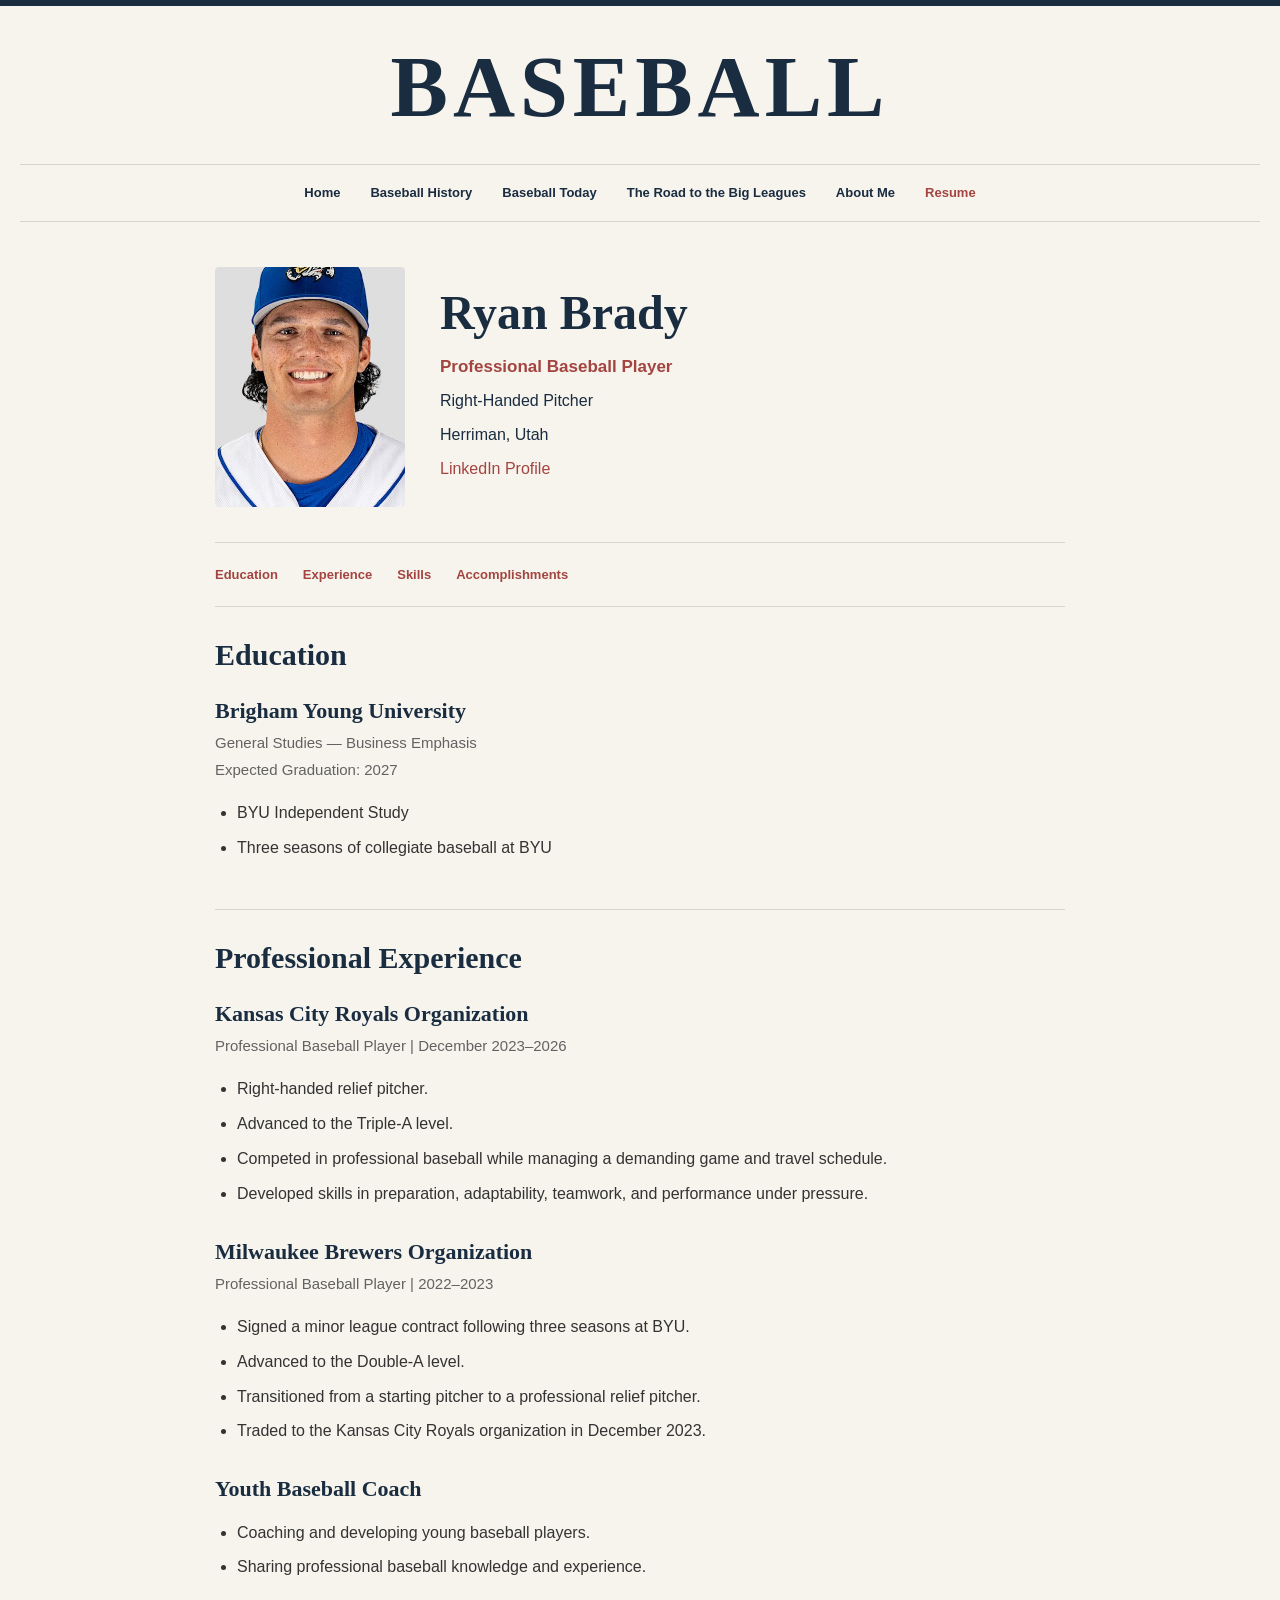
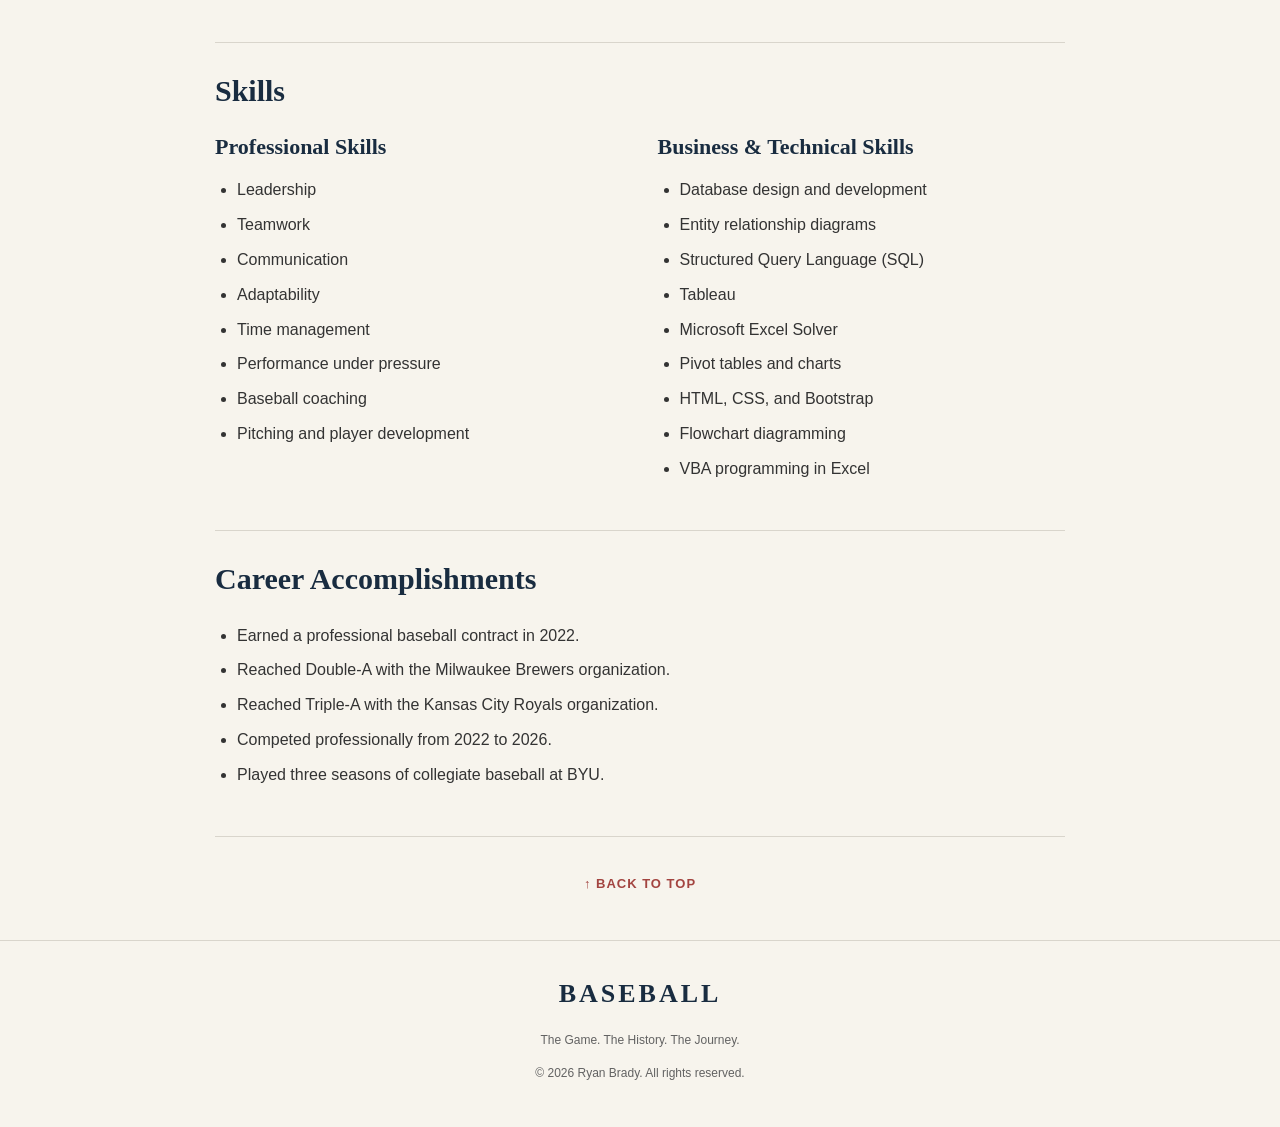
<file: resume.html>
<!--
Ryan Brady
IS 201 Online
November 26, 2026
-->

<!DOCTYPE html>
<html lang="en">

<head>
    <meta charset="UTF-8">
    <meta name="viewport" content="width=device-width, initial-scale=1.0">

    <title>Ryan Brady | Resume</title>

    <style>

        :root {
            --cream: #f7f4ed;
            --navy: #192c40;
            --red: #a34440;
            --gray: #626262;
            --border: #d9d5cc;
        }

        * {
            box-sizing: border-box;
        }

        html {
            scroll-behavior: smooth;
        }

        body {
            margin: 0;
            background-color: var(--cream);
            color: var(--navy);
            font-family: Arial, Helvetica, sans-serif;
            line-height: 1.8;
        }

        h1, h2, h3 {
            font-family: Georgia, "Times New Roman", serif;
            line-height: 1.2;
        }

        a {
            color: var(--red);
            text-decoration: none;
        }

        a:hover {
            text-decoration: underline;
        }

        /* Website Header */

        header {
            text-align: center;
            padding: 30px 20px 0;
            border-top: 6px solid var(--navy);
        }

        .logo {
            display: inline-block;
            font-family: Georgia, "Times New Roman", serif;
            font-size: clamp(45px, 9vw, 86px);
            font-weight: bold;
            letter-spacing: 5px;
            color: var(--navy);
            margin-bottom: 25px;
            line-height: 1.2;
        }

        .logo:hover {
            text-decoration: none;
        }

        nav {
            display: flex;
            justify-content: center;
            flex-wrap: wrap;
            gap: 30px;
            padding: 16px 10px;
            border-top: 1px solid var(--border);
            border-bottom: 1px solid var(--border);
        }

        nav a {
            color: var(--navy);
            font-size: 13px;
            font-weight: bold;
        }

        nav a:hover,
        nav a.active {
            color: var(--red);
        }

        /* Resume Layout */

        .resume {
            max-width: 900px;
            margin: 45px auto;
            padding: 0 25px;
        }

        .profile {
            display: flex;
            align-items: center;
            gap: 35px;
            padding-bottom: 35px;
            border-bottom: 1px solid var(--border);
        }

        .headshot {
            width: 190px;
            height: 240px;
            object-fit: cover;
            border-radius: 4px;
        }

        .profile h1 {
            font-size: 48px;
            margin: 0 0 10px;
        }

        .subtitle {
            color: var(--red);
            font-weight: bold;
            font-size: 17px;
        }

        .profile p {
            margin: 5px 0;
        }

        .resume-navigation {
            display: flex;
            flex-wrap: wrap;
            gap: 25px;
            padding: 20px 0;
            border-bottom: 1px solid var(--border);
            font-size: 13px;
            font-weight: bold;
        }

        /* Resume Sections */

        .resume-section {
            padding: 30px 0;
            border-bottom: 1px solid var(--border);
        }

        .resume-section h2 {
            font-size: 30px;
            margin: 0 0 25px;
        }

        .resume-section h3 {
            font-size: 22px;
            margin: 20px 0 5px;
        }

        .details {
            color: var(--gray);
            font-size: 15px;
            margin: 0;
        }

        .resume-section ul {
            padding-left: 22px;
            color: #333333;
        }

        .resume-section li {
            margin-bottom: 6px;
        }

        .experience {
            margin-bottom: 30px;
        }

        /* Skills Layout */

        .skills-grid {
            display: grid;
            grid-template-columns: 1fr 1fr;
            gap: 35px;
        }

        .skills-grid h3 {
            margin-top: 0;
        }

        .back-top {
            display: block;
            text-align: center;
            margin: 35px 0;
            font-size: 13px;
            font-weight: bold;
            text-transform: uppercase;
            letter-spacing: 1px;
        }

        /* Footer */

        footer {
            border-top: 1px solid var(--border);
            padding: 30px 20px;
            text-align: center;
        }

        .footer-logo {
            font-family: Georgia, "Times New Roman", serif;
            font-size: 26px;
            font-weight: bold;
            letter-spacing: 3px;
            color: var(--navy);
        }

        footer p {
            color: var(--gray);
            font-size: 12px;
        }

        /* Mobile Design */

        @media (max-width: 700px) {

            .profile {
                flex-direction: column;
                text-align: center;
                gap: 20px;
            }

            .profile h1 {
                font-size: 36px;
            }

            .headshot {
                width: 160px;
                height: 200px;
            }

            .skills-grid {
                grid-template-columns: 1fr;
                gap: 20px;
            }

            nav {
                gap: 15px;
            }

            .resume-navigation {
                justify-content: center;
                gap: 15px;
            }

        }

    </style>

</head>

<body id="top">

    <!-- Website Header -->

    <header>

        <a href="index.html" class="logo">BASEBALL</a>

        <nav>

            <a href="index.html">Home</a>

            <a href="index.html#history">Baseball History</a>

            <a href="index.html#today">Baseball Today</a>

            <a href="index.html#road">The Road to the Big Leagues</a>

            <a href="index.html#about">About Me</a>

            <a href="resume.html" class="active">Resume</a>

        </nav>

    </header>

    <main class="resume">

        <!-- Personal Profile -->

        <div class="profile">

            <img
                src="Stormchaser_headshot.jpeg"
                alt="Ryan Brady professional baseball headshot"
                class="headshot">

            <div>

                <h1>Ryan Brady</h1>

                <p class="subtitle">Professional Baseball Player</p>

                <p>Right-Handed Pitcher</p>

                <p>Herriman, Utah</p>

                <p>
                    <a href="https://www.linkedin.com/in/ryan-brady-rb/"
                       target="_blank"
                       rel="noopener noreferrer">
                        LinkedIn Profile
                    </a>
                </p>

            </div>

        </div>

        <!-- Resume Navigation -->

        <div class="resume-navigation">

            <a href="#edu">Education</a>

            <a href="#exp">Experience</a>

            <a href="#ski">Skills</a>

            <a href="#acc">Accomplishments</a>

        </div>

        <!-- Education -->

        <section class="resume-section" id="edu">

            <h2>Education</h2>

            <h3>Brigham Young University</h3>

            <p class="details">General Studies — Business Emphasis</p>

            <p class="details">Expected Graduation: 2027</p>

            <ul>
                <li>BYU Independent Study</li>
                <li>Three seasons of collegiate baseball at BYU</li>
            </ul>

        </section>

        <!-- Professional Experience -->

        <section class="resume-section" id="exp">

            <h2>Professional Experience</h2>

            <div class="experience">

                <h3>Kansas City Royals Organization</h3>

                <p class="details">
                    Professional Baseball Player | December 2023–2026
                </p>

                <ul>
                    <li>Right-handed relief pitcher.</li>
                    <li>Advanced to the Triple-A level.</li>
                    <li>Competed in professional baseball while managing
                        a demanding game and travel schedule.</li>
                    <li>Developed skills in preparation, adaptability,
                        teamwork, and performance under pressure.</li>
                </ul>

            </div>

            <div class="experience">

                <h3>Milwaukee Brewers Organization</h3>

                <p class="details">
                    Professional Baseball Player | 2022–2023
                </p>

                <ul>
                    <li>Signed a minor league contract following
                        three seasons at BYU.</li>
                    <li>Advanced to the Double-A level.</li>
                    <li>Transitioned from a starting pitcher
                        to a professional relief pitcher.</li>
                    <li>Traded to the Kansas City Royals organization
                        in December 2023.</li>
                </ul>

            </div>

            <div class="experience">

                <h3>Youth Baseball Coach</h3>

                <ul>
                    <li>Coaching and developing young baseball players.</li>
                    <li>Sharing professional baseball knowledge
                        and experience.</li>
                </ul>

            </div>

        </section>

        <!-- Skills -->

        <section class="resume-section" id="ski">

            <h2>Skills</h2>

            <div class="skills-grid">

                <div>

                    <h3>Professional Skills</h3>

                    <ul>
                        <li>Leadership</li>
                        <li>Teamwork</li>
                        <li>Communication</li>
                        <li>Adaptability</li>
                        <li>Time management</li>
                        <li>Performance under pressure</li>
                        <li>Baseball coaching</li>
                        <li>Pitching and player development</li>
                    </ul>

                </div>

                <div>

                    <h3>Business &amp; Technical Skills</h3>

                    <ul>
                        <li>Database design and development</li>
                        <li>Entity relationship diagrams</li>
                        <li>Structured Query Language (SQL)</li>
                        <li>Tableau</li>
                        <li>Microsoft Excel Solver</li>
                        <li>Pivot tables and charts</li>
                        <li>HTML, CSS, and Bootstrap</li>
                        <li>Flowchart diagramming</li>
                        <li>VBA programming in Excel</li>
                    </ul>

                </div>

            </div>

        </section>

        <!-- Accomplishments -->

        <section class="resume-section" id="acc">

            <h2>Career Accomplishments</h2>

            <ul>
                <li>Earned a professional baseball contract in 2022.</li>
                <li>Reached Double-A with the Milwaukee Brewers organization.</li>
                <li>Reached Triple-A with the Kansas City Royals organization.</li>
                <li>Competed professionally from 2022 to 2026.</li>
                <li>Played three seasons of collegiate baseball at BYU.</li>
            </ul>

        </section>

        <a href="#top" class="back-top">
            &uarr; Back to Top
        </a>

    </main>

    <!-- Footer -->

    <footer>

        <a href="index.html" class="footer-logo">BASEBALL</a>

        <p>The Game. The History. The Journey.</p>

        <p>&copy; 2026 Ryan Brady. All rights reserved.</p>

    </footer>

</body>

</html>
</file>
